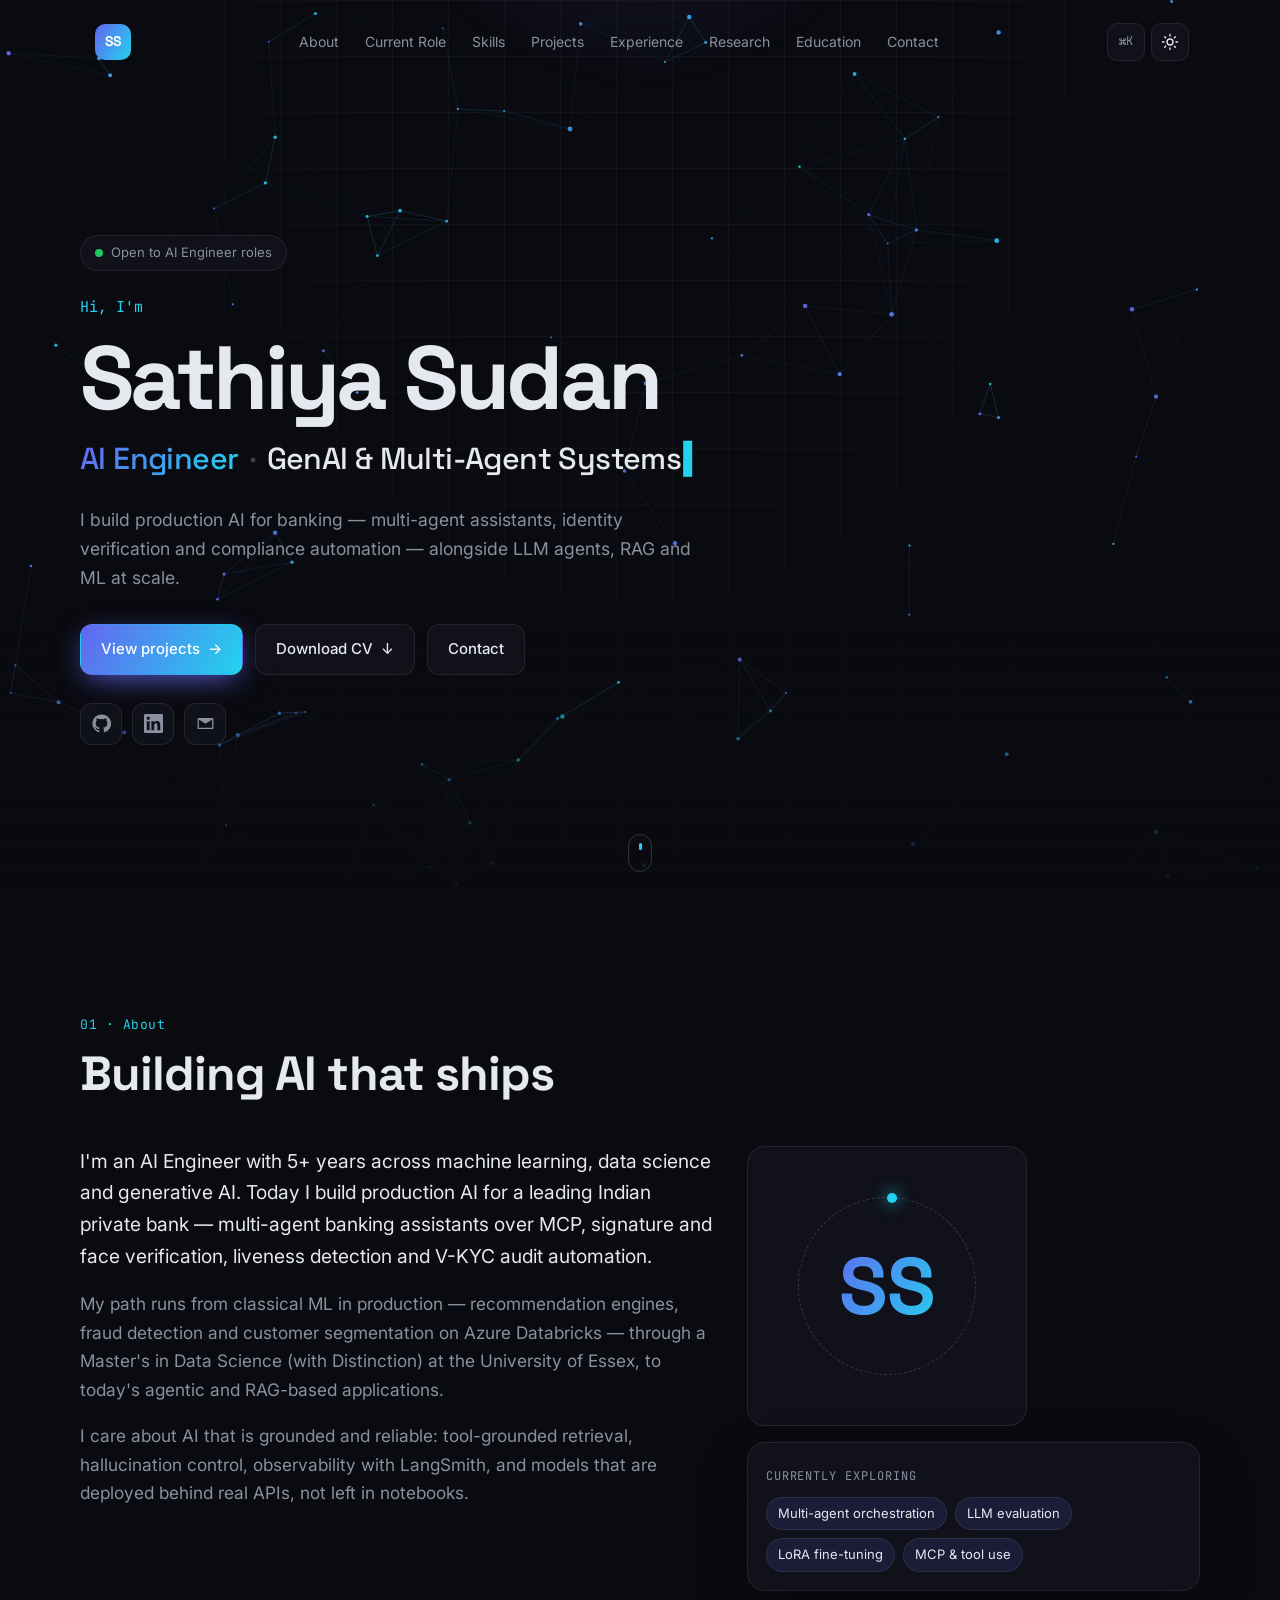
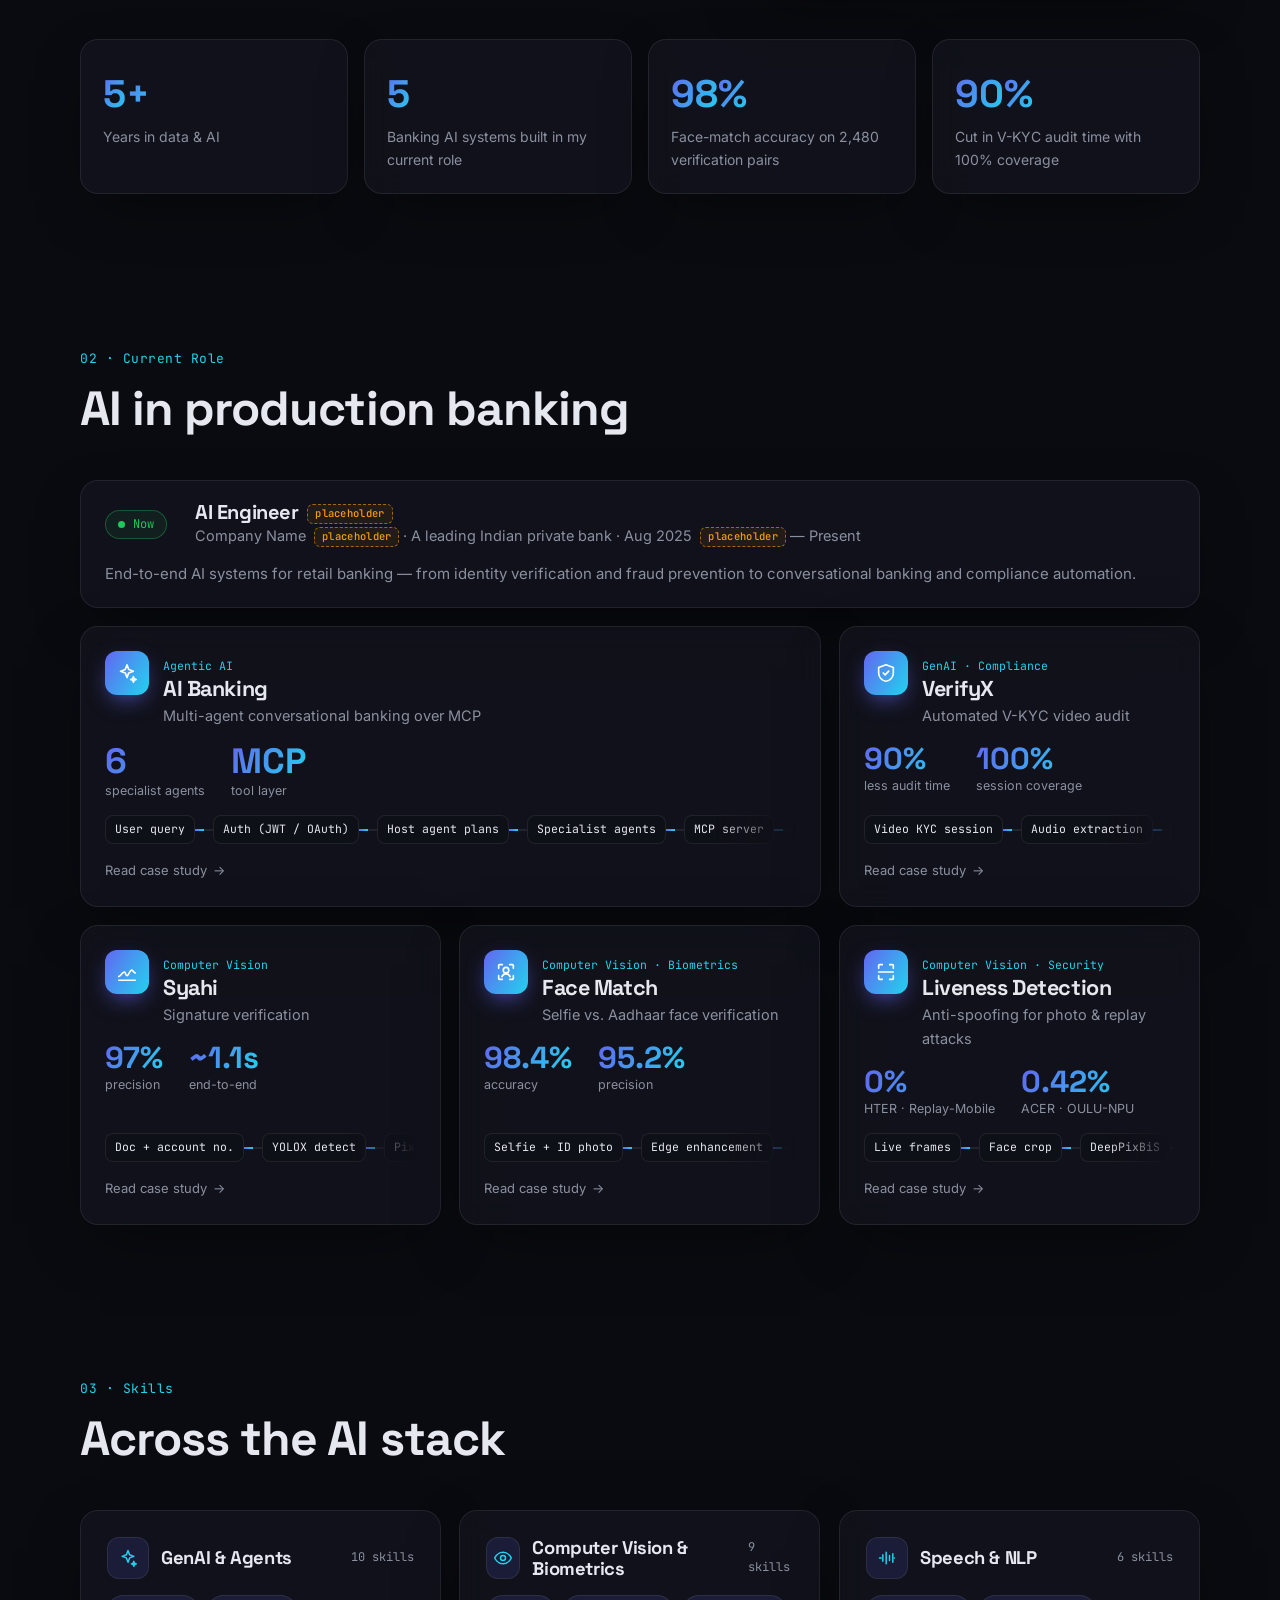
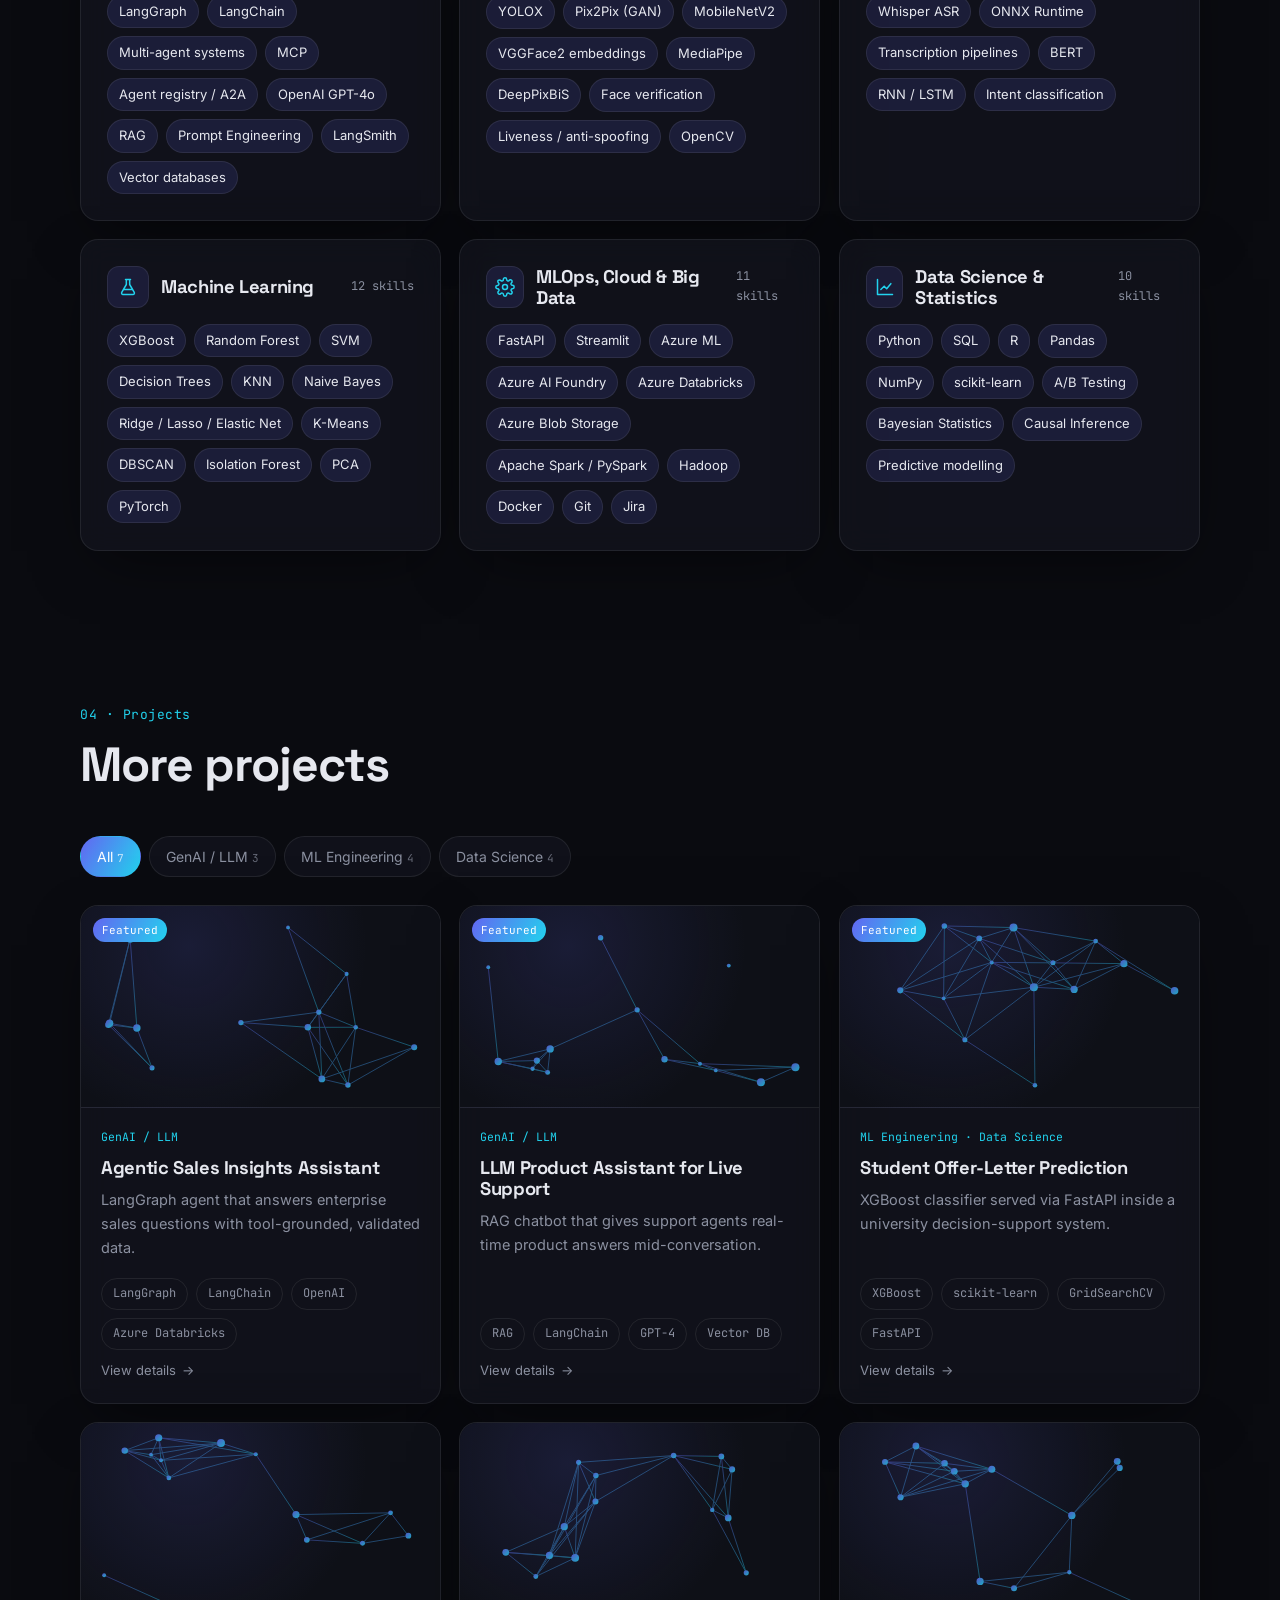
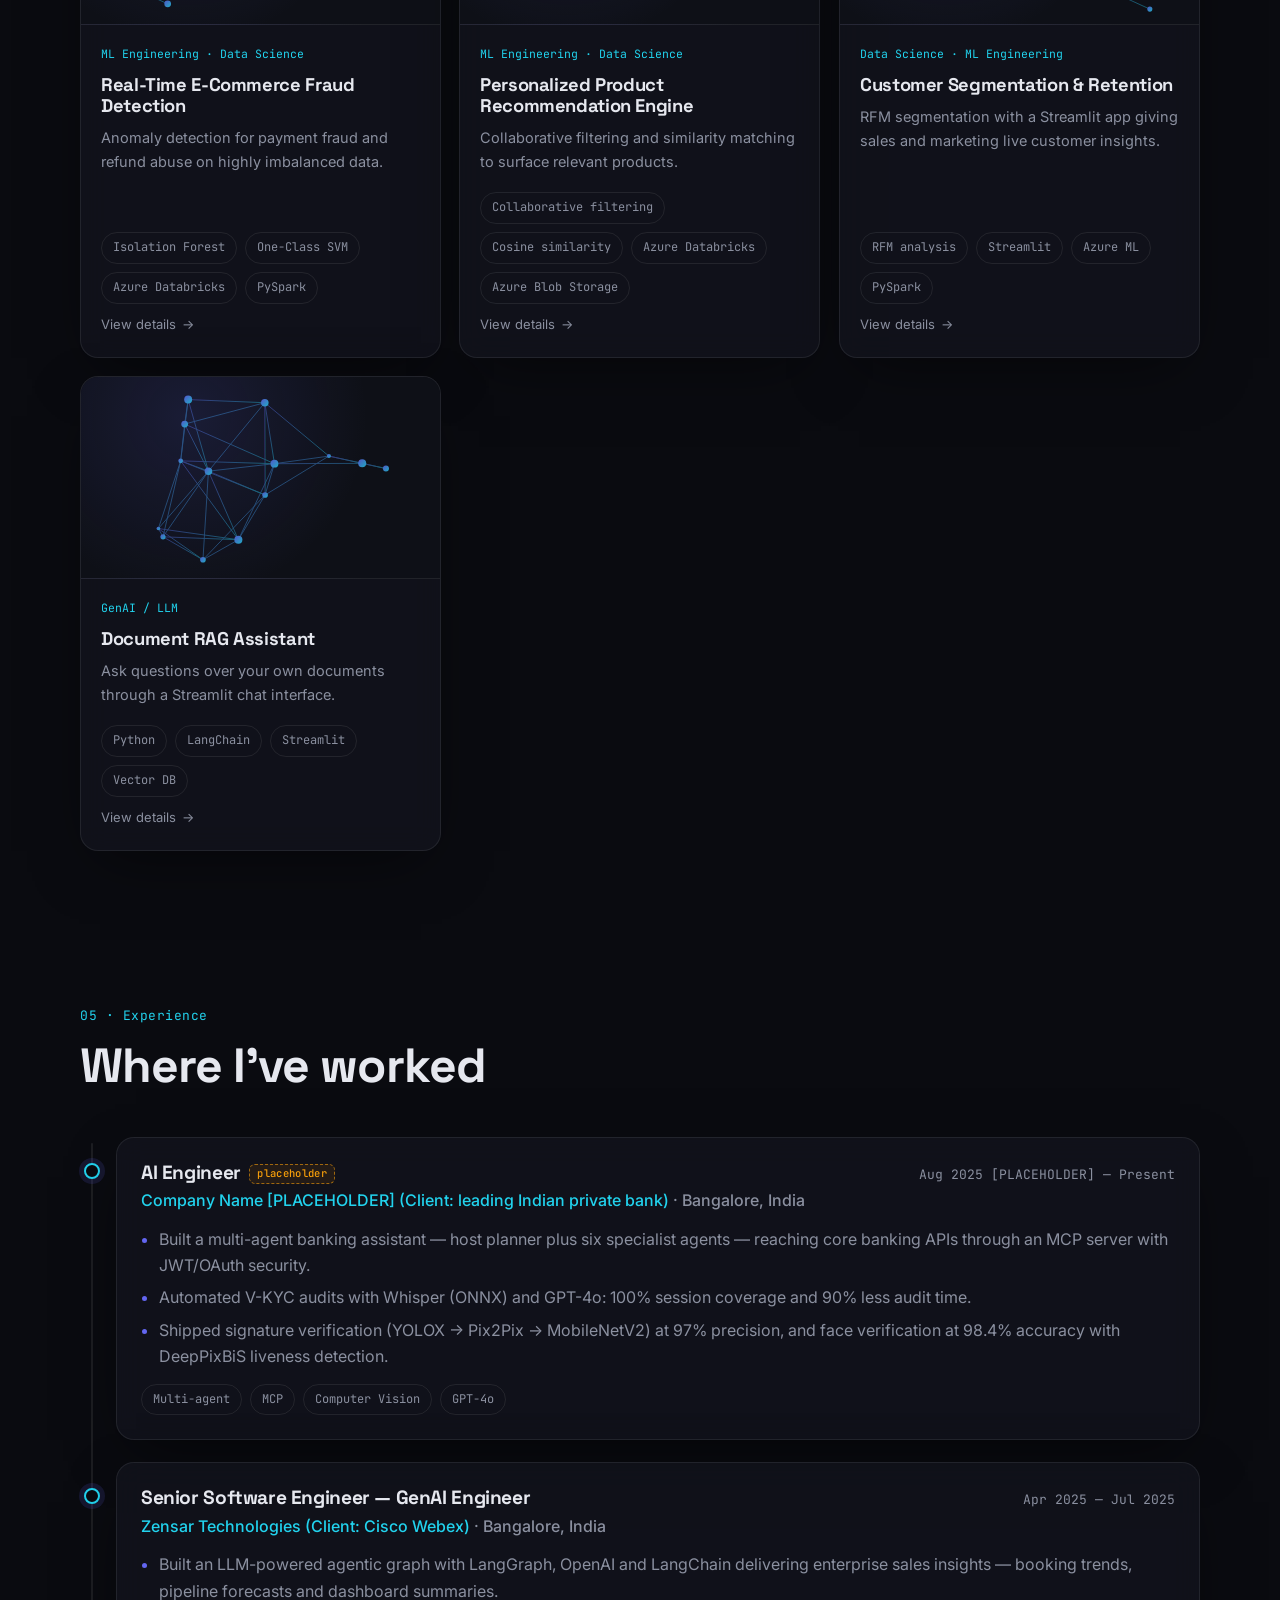
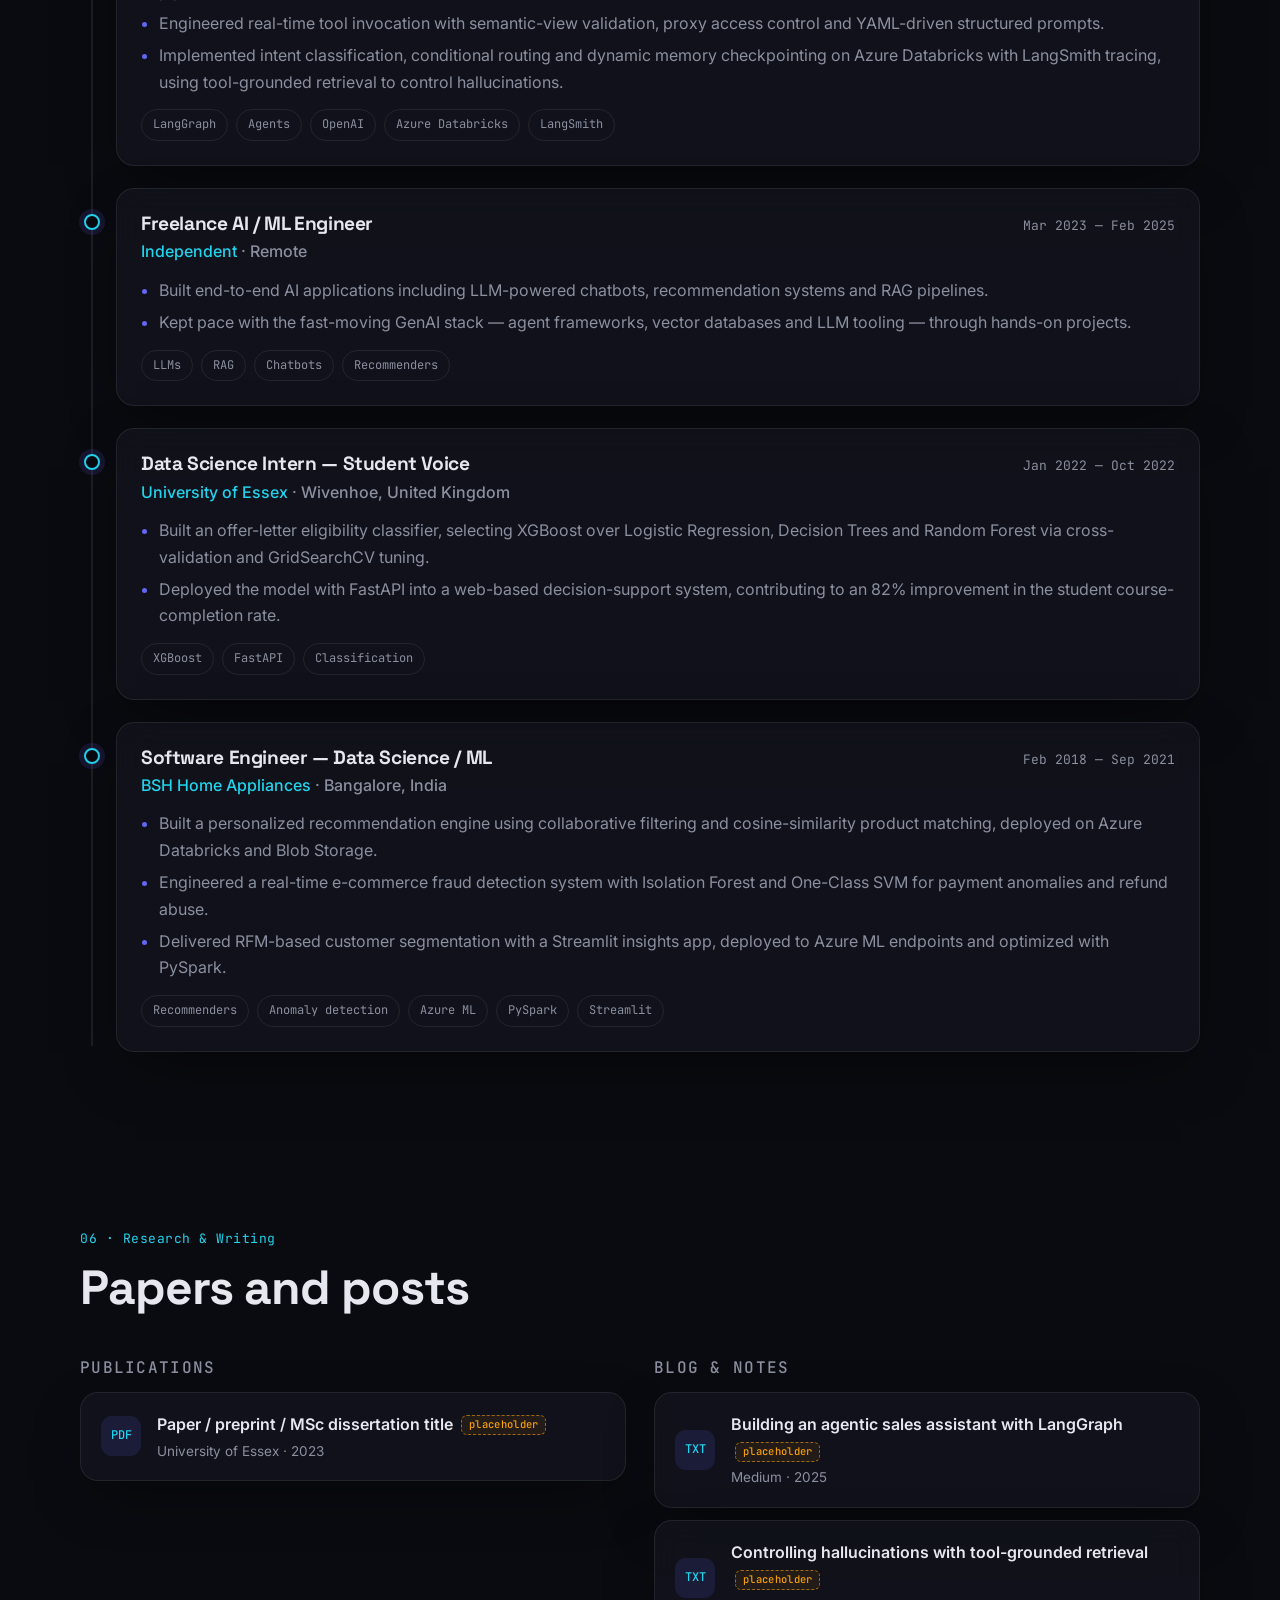
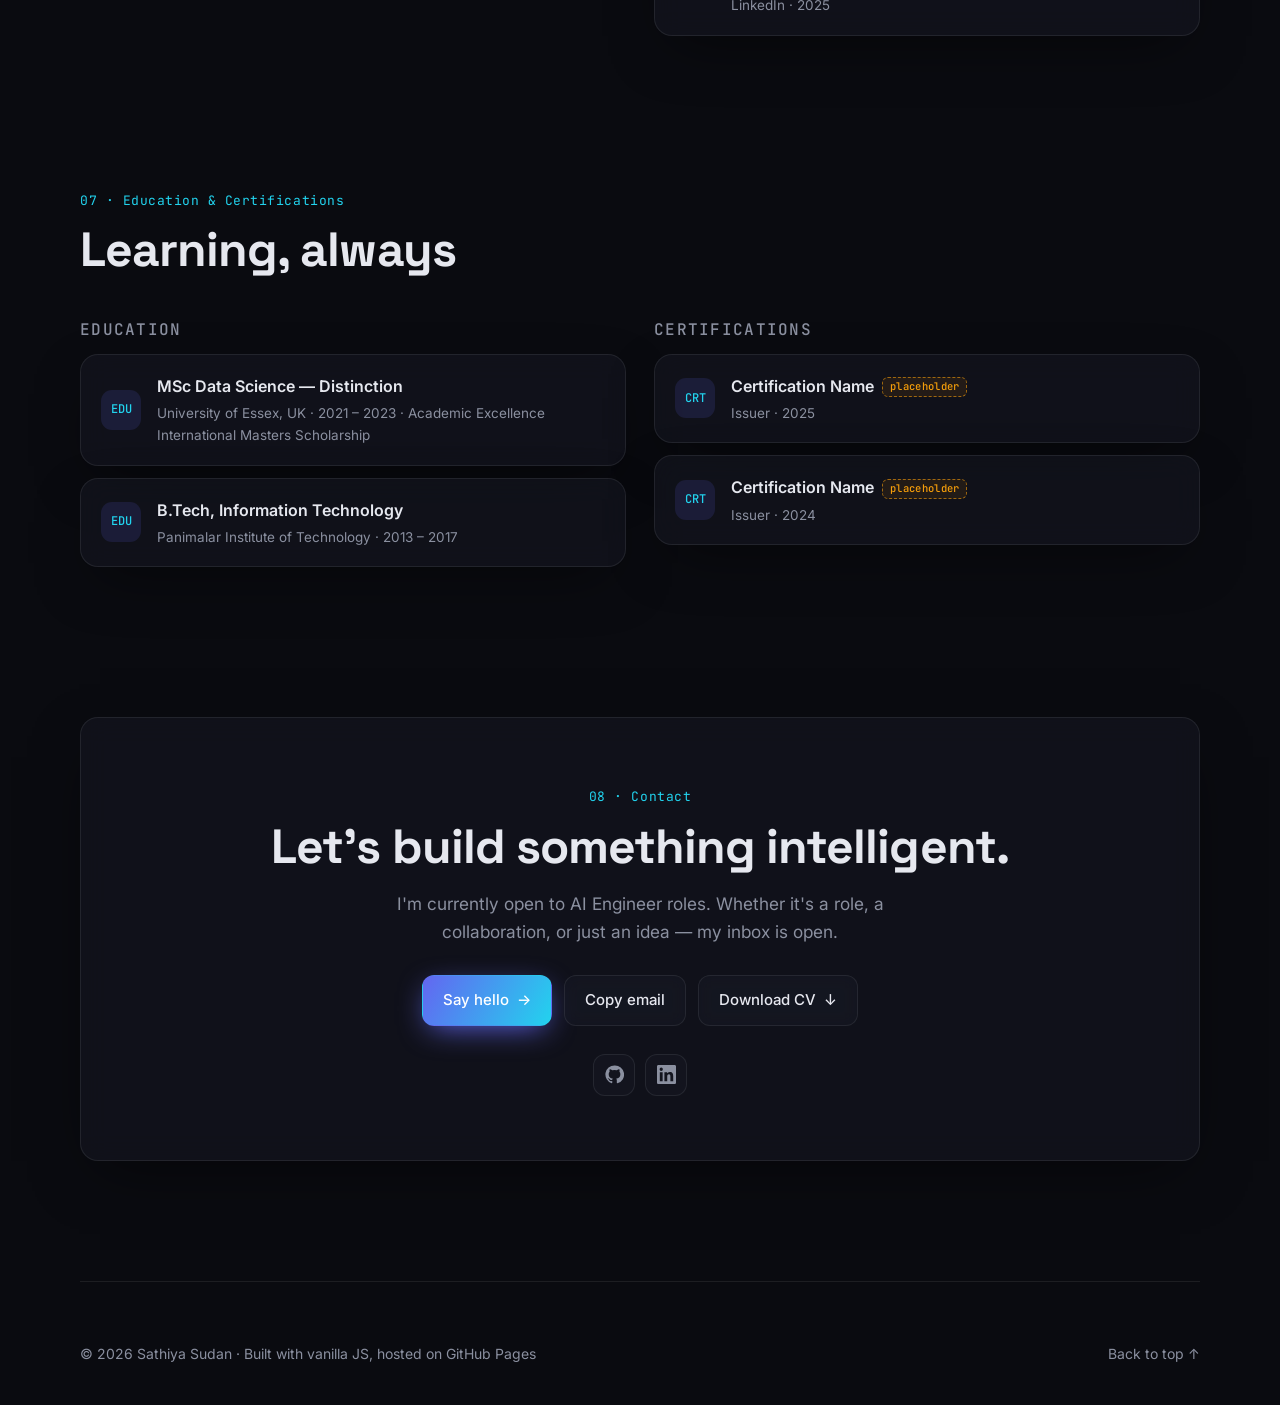
<file: index.html>
<!doctype html>
<html lang="en" data-theme="dark">
<head>
  <meta charset="utf-8" />
  <meta name="viewport" content="width=device-width, initial-scale=1" />
  <title>Sathiya Sudan · AI Engineer</title>
  <meta name="description" content="AI Engineer in Bangalore — LLM agents, RAG, machine learning, MLOps and data science." />
  <meta property="og:title" content="Sathiya Sudan · AI Engineer" />
  <meta property="og:description" content="LLM agents, RAG, machine learning, MLOps and data science." />
  <meta name="theme-color" content="#0a0b10" />
  <link rel="icon" href="data:image/svg+xml,%3Csvg xmlns='http://www.w3.org/2000/svg' viewBox='0 0 32 32'%3E%3Cdefs%3E%3ClinearGradient id='g' x1='0' y1='0' x2='1' y2='1'%3E%3Cstop offset='0' stop-color='%236366f1'/%3E%3Cstop offset='1' stop-color='%2322d3ee'/%3E%3C/linearGradient%3E%3C/defs%3E%3Crect width='32' height='32' rx='8' fill='url(%23g)'/%3E%3Ccircle cx='10' cy='11' r='2.5' fill='white'/%3E%3Ccircle cx='22' cy='11' r='2.5' fill='white'/%3E%3Ccircle cx='16' cy='22' r='2.5' fill='white'/%3E%3Cpath d='M10 11L16 22L22 11L10 11' stroke='white' stroke-width='1.2' fill='none' opacity='.7'/%3E%3C/svg%3E" />
  <link rel="preconnect" href="https://fonts.googleapis.com" />
  <link rel="preconnect" href="https://fonts.gstatic.com" crossorigin />
  <link href="https://fonts.googleapis.com/css2?family=Inter:wght@400;500;600&family=Space+Grotesk:wght@500;600;700&family=JetBrains+Mono:wght@400;500&display=swap" rel="stylesheet" />
  <link rel="stylesheet" href="css/style.css" />
  <script>
    // Apply saved theme before paint to avoid a flash.
    try { const t = localStorage.getItem('theme'); if (t) document.documentElement.dataset.theme = t; } catch (e) {}
  </script>
</head>
<body>
  <div class="cursor-glow" aria-hidden="true"></div>
  <div class="scroll-progress" aria-hidden="true"></div>
  <div class="bg-grid" aria-hidden="true"></div>

  <header class="nav" id="nav">
    <a href="#top" class="nav-logo" aria-label="Home"><span class="logo-mark" id="logo-initials">SS</span></a>
    <nav class="nav-links" id="nav-links" aria-label="Sections"></nav>
    <div class="nav-actions">
      <button class="icon-btn kbd-btn" id="cmdk-open" aria-label="Open command palette"><span>⌘K</span></button>
      <button class="icon-btn" id="theme-toggle" aria-label="Toggle theme">
        <svg class="i-sun" viewBox="0 0 24 24"><circle cx="12" cy="12" r="4"/><path d="M12 2v2M12 20v2M4.9 4.9l1.4 1.4M17.7 17.7l1.4 1.4M2 12h2M20 12h2M4.9 19.1l1.4-1.4M17.7 6.3l1.4-1.4"/></svg>
        <svg class="i-moon" viewBox="0 0 24 24"><path d="M21 12.8A9 9 0 1 1 11.2 3a7 7 0 0 0 9.8 9.8z"/></svg>
      </button>
      <button class="icon-btn menu-btn" id="menu-toggle" aria-label="Open menu" aria-expanded="false">
        <svg viewBox="0 0 24 24"><path d="M4 7h16M4 12h16M4 17h16"/></svg>
      </button>
    </div>
  </header>

  <main id="top">
    <section class="hero" id="hero">
      <canvas id="neural-canvas" aria-hidden="true"></canvas>
      <div class="hero-inner container">
        <div class="status-pill" id="hero-status" hidden><span class="dot"></span><span></span></div>
        <p class="hero-hello">Hi, I'm</p>
        <h1 class="hero-name" id="hero-name"></h1>
        <h2 class="hero-title"><span class="gradient-text" id="hero-title"></span> <span class="sep">·</span> <span class="typewriter" id="typewriter"></span><span class="caret">▍</span></h2>
        <p class="hero-headline" id="hero-headline"></p>
        <div class="hero-cta">
          <a href="#projects" class="btn btn-primary">View projects <span aria-hidden="true">→</span></a>
          <a href="#" class="btn btn-ghost" id="resume-btn" download>Download CV <span aria-hidden="true">↓</span></a>
          <a href="#contact" class="btn btn-ghost">Contact</a>
        </div>
        <div class="hero-socials" id="hero-socials"></div>
      </div>
      <a href="#about" class="scroll-hint" aria-label="Scroll down"><span></span></a>
    </section>

    <section id="about" class="section container" data-nav="About">
      <div class="section-head reveal"><span class="eyebrow">01 · About</span><h2>Building AI that ships</h2></div>
      <div class="about-grid">
        <div class="about-text reveal" id="about-text"></div>
        <div class="about-side reveal">
          <div class="avatar-card spot" id="avatar-card"></div>
          <div class="exploring card spot">
            <span class="mini-label">Currently exploring</span>
            <div class="chips" id="exploring"></div>
          </div>
        </div>
      </div>
      <div class="stats" id="stats"></div>
    </section>

    <section id="work" class="section container" data-nav="Current Role">
      <div class="section-head reveal"><span class="eyebrow">02 · Current Role</span><h2>AI in production banking</h2></div>
      <div class="role-banner card spot reveal" id="role-banner"></div>
      <div class="bento" id="bento"></div>
    </section>

    <section id="skills" class="section container" data-nav="Skills">
      <div class="section-head reveal"><span class="eyebrow">03 · Skills</span><h2>Across the AI stack</h2></div>
      <div class="skills-grid" id="skills-grid"></div>
    </section>

    <section id="projects" class="section container" data-nav="Projects">
      <div class="section-head reveal"><span class="eyebrow">04 · Projects</span><h2>More projects</h2></div>
      <div class="filters reveal" id="filters" role="tablist" aria-label="Filter projects"></div>
      <div class="projects-grid" id="projects-grid"></div>
    </section>

    <section id="experience" class="section container" data-nav="Experience">
      <div class="section-head reveal"><span class="eyebrow">05 · Experience</span><h2>Where I've worked</h2></div>
      <div class="timeline" id="timeline"><div class="timeline-line"><span></span></div></div>
    </section>

    <section id="research" class="section container" data-nav="Research">
      <div class="section-head reveal"><span class="eyebrow">06 · Research & Writing</span><h2>Papers and posts</h2></div>
      <div class="two-col">
        <div id="publications-wrap"><h3 class="col-title">Publications</h3><ul class="link-list" id="publications"></ul></div>
        <div id="blog-wrap"><h3 class="col-title">Blog & Notes</h3><ul class="link-list" id="blog"></ul></div>
      </div>
    </section>

    <section id="education" class="section container" data-nav="Education">
      <div class="section-head reveal"><span class="eyebrow">07 · Education & Certifications</span><h2>Learning, always</h2></div>
      <div class="two-col">
        <div id="education-wrap"><h3 class="col-title">Education</h3><div id="education-list"></div></div>
        <div id="certs-wrap"><h3 class="col-title">Certifications</h3><div id="certs-list"></div></div>
      </div>
    </section>

    <section id="contact" class="section container" data-nav="Contact">
      <div class="contact-card card spot reveal">
        <span class="eyebrow">08 · Contact</span>
        <h2>Let's build something intelligent.</h2>
        <p class="muted" id="contact-availability"></p>
        <div class="contact-actions">
          <a class="btn btn-primary" id="contact-email" href="#">Say hello <span aria-hidden="true">→</span></a>
          <button class="btn btn-ghost" id="copy-email">Copy email</button>
          <a class="btn btn-ghost" id="contact-cv" href="#" download>Download CV <span aria-hidden="true">↓</span></a>
        </div>
        <div class="hero-socials" id="contact-socials"></div>
      </div>
    </section>
  </main>

  <footer class="footer container">
    <span id="footer-text"></span>
    <a href="#top" class="muted">Back to top ↑</a>
  </footer>

  <!-- Project detail modal -->
  <div class="modal" id="project-modal" role="dialog" aria-modal="true" aria-labelledby="modal-title" hidden>
    <div class="modal-backdrop" data-close></div>
    <div class="modal-panel card">
      <button class="icon-btn modal-close" data-close aria-label="Close">✕</button>
      <div id="modal-body"></div>
    </div>
  </div>

  <!-- Command palette -->
  <div class="cmdk" id="cmdk" role="dialog" aria-modal="true" aria-label="Command palette" hidden>
    <div class="modal-backdrop" data-close></div>
    <div class="cmdk-panel card">
      <input id="cmdk-input" type="text" placeholder="Jump to a section, project or link…" autocomplete="off" />
      <ul id="cmdk-list" role="listbox"></ul>
      <div class="cmdk-foot"><span>↑↓ navigate</span><span>↵ open</span><span>esc close</span></div>
    </div>
  </div>

  <div class="toast" id="toast" role="status" aria-live="polite"></div>

  <noscript><p style="padding:2rem;text-align:center">This portfolio needs JavaScript to load its content.</p></noscript>
  <script src="js/neural.js" defer></script>
  <script src="js/main.js" defer></script>
</body>
</html>
</file>
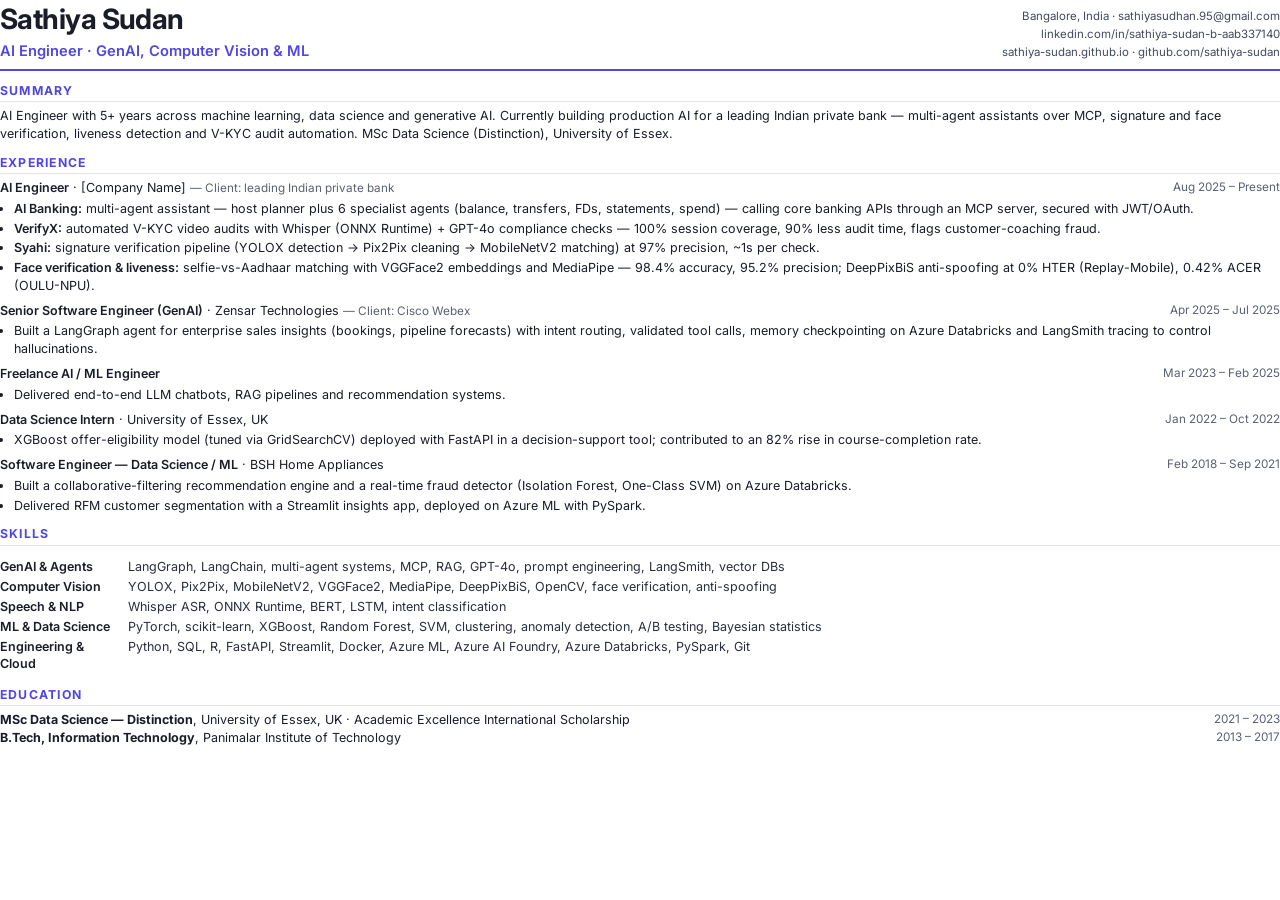
<file: cv.html>
<!doctype html>
<html lang="en">
<head>
<meta charset="utf-8" />
<title>Sathiya Sudan — CV</title>
<!-- Source for assets/Sathiya_Sudan_CV.pdf. Regenerate with the command in README.md after editing. -->
<link href="https://fonts.googleapis.com/css2?family=Inter:wght@400;500;600;700&display=swap" rel="stylesheet" />
<style>
  @page { size: A4; margin: 13mm 14mm; }
  * { box-sizing: border-box; }
  body { margin: 0; font-family: "Inter", system-ui, sans-serif; font-size: 9.4pt; line-height: 1.42; color: #1a1d29; }
  a { color: inherit; text-decoration: none; }
  header { display: flex; justify-content: space-between; align-items: flex-end; border-bottom: 2px solid #4f46e5; padding-bottom: 7px; }
  h1 { margin: 0; font-size: 21pt; letter-spacing: -0.02em; }
  .title { font-size: 11pt; font-weight: 600; color: #4f46e5; margin-top: 1px; }
  .contact { text-align: right; font-size: 8.6pt; color: #444a5e; line-height: 1.55; }
  h2 { font-size: 9.2pt; text-transform: uppercase; letter-spacing: 0.1em; color: #4f46e5; margin: 11px 0 5px; padding-bottom: 2px; border-bottom: 1px solid #e3e5ef; }
  p { margin: 0; }
  .job { margin-bottom: 7px; break-inside: avoid; }
  .job-head { display: flex; justify-content: space-between; gap: 10px; }
  .job-head b { font-weight: 600; }
  .when { color: #5b6072; white-space: nowrap; font-size: 8.8pt; }
  .org { color: #5b6072; font-size: 8.8pt; }
  ul { margin: 3px 0 0; padding-left: 14px; }
  li { margin-bottom: 2px; }
  li b { font-weight: 600; }
  .skills { display: grid; grid-template-columns: 118px 1fr; gap: 2px 10px; }
  .skills dt { font-weight: 600; }
  .skills dd { margin: 0; color: #2a2e3d; }
  .edu { display: flex; justify-content: space-between; }
</style>
</head>
<body>
<header>
  <div>
    <h1>Sathiya Sudan</h1>
    <div class="title">AI Engineer · GenAI, Computer Vision &amp; ML</div>
  </div>
  <div class="contact">
    Bangalore, India · sathiyasudhan.95@gmail.com<br />
    <a href="https://www.linkedin.com/in/sathiya-sudan-b-aab337140">linkedin.com/in/sathiya-sudan-b-aab337140</a><br />
    <a href="https://sathiya-sudan.github.io">sathiya-sudan.github.io</a> · <a href="https://github.com/sathiya-sudan">github.com/sathiya-sudan</a>
  </div>
</header>

<h2>Summary</h2>
<p>AI Engineer with 5+ years across machine learning, data science and generative AI. Currently building production AI for a leading Indian private bank — multi-agent assistants over MCP, signature and face verification, liveness detection and V-KYC audit automation. MSc Data Science (Distinction), University of Essex.</p>

<h2>Experience</h2>
<div class="job">
  <div class="job-head"><span><b>AI Engineer</b> · [Company Name] <span class="org">— Client: leading Indian private bank</span></span><span class="when">Aug 2025 – Present</span></div>
  <ul>
    <li><b>AI Banking:</b> multi-agent assistant — host planner plus 6 specialist agents (balance, transfers, FDs, statements, spend) — calling core banking APIs through an MCP server, secured with JWT/OAuth.</li>
    <li><b>VerifyX:</b> automated V-KYC video audits with Whisper (ONNX Runtime) + GPT-4o compliance checks — 100% session coverage, 90% less audit time, flags customer-coaching fraud.</li>
    <li><b>Syahi:</b> signature verification pipeline (YOLOX detection → Pix2Pix cleaning → MobileNetV2 matching) at 97% precision, ~1s per check.</li>
    <li><b>Face verification &amp; liveness:</b> selfie-vs-Aadhaar matching with VGGFace2 embeddings and MediaPipe — 98.4% accuracy, 95.2% precision; DeepPixBiS anti-spoofing at 0% HTER (Replay-Mobile), 0.42% ACER (OULU-NPU).</li>
  </ul>
</div>
<div class="job">
  <div class="job-head"><span><b>Senior Software Engineer (GenAI)</b> · Zensar Technologies <span class="org">— Client: Cisco Webex</span></span><span class="when">Apr 2025 – Jul 2025</span></div>
  <ul>
    <li>Built a LangGraph agent for enterprise sales insights (bookings, pipeline forecasts) with intent routing, validated tool calls, memory checkpointing on Azure Databricks and LangSmith tracing to control hallucinations.</li>
  </ul>
</div>
<div class="job">
  <div class="job-head"><span><b>Freelance AI / ML Engineer</b></span><span class="when">Mar 2023 – Feb 2025</span></div>
  <ul><li>Delivered end-to-end LLM chatbots, RAG pipelines and recommendation systems.</li></ul>
</div>
<div class="job">
  <div class="job-head"><span><b>Data Science Intern</b> · University of Essex, UK</span><span class="when">Jan 2022 – Oct 2022</span></div>
  <ul><li>XGBoost offer-eligibility model (tuned via GridSearchCV) deployed with FastAPI in a decision-support tool; contributed to an 82% rise in course-completion rate.</li></ul>
</div>
<div class="job">
  <div class="job-head"><span><b>Software Engineer — Data Science / ML</b> · BSH Home Appliances</span><span class="when">Feb 2018 – Sep 2021</span></div>
  <ul>
    <li>Built a collaborative-filtering recommendation engine and a real-time fraud detector (Isolation Forest, One-Class SVM) on Azure Databricks.</li>
    <li>Delivered RFM customer segmentation with a Streamlit insights app, deployed on Azure ML with PySpark.</li>
  </ul>
</div>

<h2>Skills</h2>
<dl class="skills">
  <dt>GenAI &amp; Agents</dt><dd>LangGraph, LangChain, multi-agent systems, MCP, RAG, GPT-4o, prompt engineering, LangSmith, vector DBs</dd>
  <dt>Computer Vision</dt><dd>YOLOX, Pix2Pix, MobileNetV2, VGGFace2, MediaPipe, DeepPixBiS, OpenCV, face verification, anti-spoofing</dd>
  <dt>Speech &amp; NLP</dt><dd>Whisper ASR, ONNX Runtime, BERT, LSTM, intent classification</dd>
  <dt>ML &amp; Data Science</dt><dd>PyTorch, scikit-learn, XGBoost, Random Forest, SVM, clustering, anomaly detection, A/B testing, Bayesian statistics</dd>
  <dt>Engineering &amp; Cloud</dt><dd>Python, SQL, R, FastAPI, Streamlit, Docker, Azure ML, Azure AI Foundry, Azure Databricks, PySpark, Git</dd>
</dl>

<h2>Education</h2>
<div class="edu"><span><b>MSc Data Science — Distinction</b>, University of Essex, UK · Academic Excellence International Scholarship</span><span class="when">2021 – 2023</span></div>
<div class="edu"><span><b>B.Tech, Information Technology</b>, Panimalar Institute of Technology</span><span class="when">2013 – 2017</span></div>
</body>
</html>
</file>
<file: css/style.css>
/* ============ Tokens ============ */
:root {
  --bg: #0a0b10;
  --bg-2: #0e1017;
  --surface: rgba(22, 25, 36, 0.55);
  --surface-solid: #12141c;
  --border: rgba(255, 255, 255, 0.08);
  --border-strong: rgba(255, 255, 255, 0.16);
  --text: #e6e8ef;
  --muted: #8b90a0;
  --accent-1: #6366f1;
  --accent-2: #22d3ee;
  --accent-soft: rgba(99, 102, 241, 0.14);
  --glow: rgba(99, 102, 241, 0.16);
  --spot: rgba(34, 211, 238, 0.16);
  --grid: rgba(255, 255, 255, 0.035);
  --shadow: 0 20px 60px -20px rgba(0, 0, 0, 0.6);
  --gradient: linear-gradient(120deg, var(--accent-1), var(--accent-2));
  --radius: 18px;
  --font: "Inter", system-ui, -apple-system, sans-serif;
  --font-display: "Space Grotesk", var(--font);
  --font-mono: "JetBrains Mono", ui-monospace, monospace;
  --ease: cubic-bezier(0.22, 1, 0.36, 1);
  color-scheme: dark;
}
:root[data-theme="light"] {
  --bg: #f7f8fc;
  --bg-2: #eef0f7;
  --surface: rgba(255, 255, 255, 0.7);
  --surface-solid: #ffffff;
  --border: rgba(15, 18, 40, 0.08);
  --border-strong: rgba(15, 18, 40, 0.18);
  --text: #12141c;
  --muted: #5b6072;
  --accent-1: #4f46e5;
  --accent-2: #0891b2;
  --accent-soft: rgba(79, 70, 229, 0.1);
  --glow: rgba(79, 70, 229, 0.1);
  --spot: rgba(8, 145, 178, 0.12);
  --grid: rgba(15, 18, 40, 0.045);
  --shadow: 0 20px 50px -24px rgba(30, 35, 80, 0.25);
  color-scheme: light;
}

/* ============ Base ============ */
*, *::before, *::after { box-sizing: border-box; }
html { scroll-behavior: smooth; scroll-padding-top: 80px; }
body {
  margin: 0;
  background: var(--bg);
  color: var(--text);
  font-family: var(--font);
  font-size: 16px;
  line-height: 1.65;
  -webkit-font-smoothing: antialiased;
  overflow-x: hidden;
  transition: background 0.4s var(--ease), color 0.4s var(--ease);
}
a { color: inherit; text-decoration: none; }
img { max-width: 100%; display: block; }
button { font: inherit; color: inherit; cursor: pointer; }
h1, h2, h3 { font-family: var(--font-display); line-height: 1.15; margin: 0; letter-spacing: -0.02em; }
::selection { background: var(--accent-1); color: #fff; }
:focus-visible { outline: 2px solid var(--accent-2); outline-offset: 3px; border-radius: 6px; }

.container { width: min(1120px, 100% - 32px); margin-inline: auto; }
.muted { color: var(--muted); }
.gradient-text { background: var(--gradient); -webkit-background-clip: text; background-clip: text; color: transparent; }

/* Background layers */
.bg-grid {
  position: fixed; inset: 0; z-index: -2; pointer-events: none;
  background-image: linear-gradient(var(--grid) 1px, transparent 1px), linear-gradient(90deg, var(--grid) 1px, transparent 1px);
  background-size: 56px 56px;
  mask-image: radial-gradient(ellipse at 50% 0%, #000 30%, transparent 75%);
}
.cursor-glow {
  position: fixed; inset: 0; z-index: -1; pointer-events: none;
  background: radial-gradient(600px circle at var(--cx, 50%) var(--cy, -20%), var(--glow), transparent 45%);
  transition: opacity 0.3s;
}
.scroll-progress {
  position: fixed; top: 0; left: 0; height: 2px; width: 100%; z-index: 60;
  background: var(--gradient); transform-origin: 0 50%; transform: scaleX(var(--p, 0));
}

/* ============ Nav ============ */
.nav {
  position: fixed; top: 14px; left: 50%; transform: translateX(-50%); z-index: 50;
  width: min(1120px, 100% - 24px);
  display: flex; align-items: center; justify-content: space-between; gap: 12px;
  padding: 8px 10px 8px 14px;
  border: 1px solid transparent; border-radius: 16px;
  transition: background 0.3s, border-color 0.3s, backdrop-filter 0.3s;
}
.nav.scrolled { background: var(--surface); border-color: var(--border); backdrop-filter: blur(16px) saturate(140%); -webkit-backdrop-filter: blur(16px) saturate(140%); }
.logo-mark {
  display: grid; place-items: center; width: 36px; height: 36px; border-radius: 10px;
  background: var(--gradient); color: #fff; font-family: var(--font-display); font-weight: 700; font-size: 14px;
}
.nav-links { display: flex; gap: 2px; }
.nav-links a {
  position: relative; padding: 6px 12px; border-radius: 10px; font-size: 14px; color: var(--muted);
  transition: color 0.2s, background 0.2s;
}
.nav-links a:hover { color: var(--text); background: var(--accent-soft); }
.nav-links a.active { color: var(--text); }
.nav-links a.active::after {
  content: ""; position: absolute; left: 12px; right: 12px; bottom: 2px; height: 2px; border-radius: 2px; background: var(--gradient);
}
.nav-actions { display: flex; gap: 6px; align-items: center; }
.icon-btn {
  display: grid; place-items: center; min-width: 38px; height: 38px; padding: 0 8px;
  border-radius: 10px; border: 1px solid var(--border); background: var(--surface);
  transition: border-color 0.2s, transform 0.2s;
}
.icon-btn:hover { border-color: var(--border-strong); transform: translateY(-1px); }
.icon-btn svg { width: 18px; height: 18px; fill: none; stroke: currentColor; stroke-width: 1.8; stroke-linecap: round; }
.kbd-btn span { font-family: var(--font-mono); font-size: 12px; color: var(--muted); }
:root[data-theme="dark"] .i-moon, :root[data-theme="light"] .i-sun { display: none; }
.menu-btn { display: none; }

/* ============ Buttons ============ */
.btn {
  position: relative; display: inline-flex; align-items: center; gap: 8px;
  padding: 12px 20px; border-radius: 12px; font-weight: 500; font-size: 15px;
  border: 1px solid var(--border); transition: transform 0.25s var(--ease), box-shadow 0.25s, border-color 0.25s, background 0.25s;
  overflow: hidden;
}
.btn-primary { background: var(--gradient); color: #fff; border-color: transparent; box-shadow: 0 8px 30px -8px var(--accent-1); }
.btn-primary:hover { transform: translateY(-2px); box-shadow: 0 14px 40px -10px var(--accent-2); }
.btn-primary::after {
  content: ""; position: absolute; inset: 0; transform: translateX(-100%);
  background: linear-gradient(100deg, transparent 30%, rgba(255,255,255,0.35) 50%, transparent 70%);
  transition: transform 0.7s var(--ease);
}
.btn-primary:hover::after { transform: translateX(100%); }
.btn-ghost { background: var(--surface); backdrop-filter: blur(8px); }
.btn-ghost:hover { border-color: var(--accent-1); transform: translateY(-2px); }

/* ============ Hero ============ */
.hero { position: relative; min-height: 100svh; display: grid; align-items: center; overflow: hidden; }
#neural-canvas { position: absolute; inset: 0; width: 100%; height: 100%; }
.hero::after {
  content: ""; position: absolute; inset: auto 0 0 0; height: 30%;
  background: linear-gradient(transparent, var(--bg)); pointer-events: none;
}
.hero-inner { position: relative; z-index: 2; padding-top: 80px; }
.status-pill {
  display: inline-flex; align-items: center; gap: 8px; padding: 6px 14px; margin-bottom: 24px;
  border: 1px solid var(--border); border-radius: 999px; background: var(--surface); backdrop-filter: blur(8px);
  font-size: 13px; color: var(--muted);
}
.status-pill .dot { width: 8px; height: 8px; border-radius: 50%; background: #22c55e; box-shadow: 0 0 0 0 rgba(34,197,94,0.6); animation: ping 2s infinite; }
@keyframes ping { 70% { box-shadow: 0 0 0 8px rgba(34,197,94,0); } 100% { box-shadow: 0 0 0 0 rgba(34,197,94,0); } }
.hero-hello { font-family: var(--font-mono); color: var(--accent-2); margin: 0 0 8px; font-size: 15px; }
.hero-name { font-size: clamp(2.8rem, 8vw, 5.6rem); font-weight: 700; letter-spacing: -0.04em; }
.hero-title { font-size: clamp(1.2rem, 3vw, 1.9rem); font-weight: 500; margin-top: 12px; color: var(--muted); min-height: 1.4em; }
.hero-title .sep { opacity: 0.4; margin: 0 4px; }
.typewriter { color: var(--text); }
.caret { color: var(--accent-2); animation: blink 1s steps(1) infinite; margin-left: 2px; }
@keyframes blink { 50% { opacity: 0; } }
.hero-headline { max-width: 620px; font-size: 1.1rem; color: var(--muted); margin: 20px 0 32px; }
.hero-cta { display: flex; flex-wrap: wrap; gap: 12px; }
.hero-socials { display: flex; gap: 10px; margin-top: 28px; }
.social {
  display: grid; place-items: center; width: 42px; height: 42px; border-radius: 12px;
  border: 1px solid var(--border); background: var(--surface); color: var(--muted);
  transition: color 0.2s, border-color 0.2s, transform 0.25s var(--ease);
}
.social:hover { color: var(--text); border-color: var(--accent-2); transform: translateY(-3px); }
.social svg { width: 19px; height: 19px; fill: currentColor; }
.scroll-hint { position: absolute; bottom: 28px; left: 50%; transform: translateX(-50%); z-index: 2; width: 24px; height: 38px; border: 1.5px solid var(--border-strong); border-radius: 14px; }
.scroll-hint span { position: absolute; left: 50%; top: 8px; width: 3px; height: 7px; margin-left: -1.5px; border-radius: 2px; background: var(--accent-2); animation: wheel 1.8s infinite; }
@keyframes wheel { 0% { opacity: 0; transform: translateY(0); } 30% { opacity: 1; } 100% { opacity: 0; transform: translateY(12px); } }

/* ============ Sections ============ */
.section { padding: 110px 0 40px; }
.section-head { margin-bottom: 44px; }
.eyebrow { font-family: var(--font-mono); font-size: 13px; color: var(--accent-2); letter-spacing: 0.04em; }
.section-head h2, .contact-card h2 { font-size: clamp(2rem, 4.5vw, 3rem); margin-top: 10px; }
.mini-label { font-family: var(--font-mono); font-size: 12px; color: var(--muted); text-transform: uppercase; letter-spacing: 0.08em; }

/* Reveal on scroll */
.reveal { opacity: 0; transform: translateY(28px); transition: opacity 0.8s var(--ease), transform 0.8s var(--ease); transition-delay: var(--d, 0s); }
.reveal.in { opacity: 1; transform: none; }

/* ============ Cards + spotlight hover ============ */
.card {
  position: relative; background: var(--surface); border: 1px solid var(--border); border-radius: var(--radius);
  backdrop-filter: blur(14px); -webkit-backdrop-filter: blur(14px); box-shadow: var(--shadow);
}
.spot { isolation: isolate; }
.spot::before {
  /* inner light following the cursor */
  content: ""; position: absolute; inset: 0; border-radius: inherit; pointer-events: none; z-index: -1;
  background: radial-gradient(400px circle at var(--mx, -100%) var(--my, -100%), var(--spot), transparent 45%);
  opacity: 0; transition: opacity 0.35s;
}
.spot::after {
  /* border light following the cursor */
  content: ""; position: absolute; inset: -1px; border-radius: inherit; padding: 1px; pointer-events: none;
  background: radial-gradient(260px circle at var(--mx, -100%) var(--my, -100%), var(--accent-2), var(--accent-1) 30%, transparent 60%);
  -webkit-mask: linear-gradient(#000 0 0) content-box, linear-gradient(#000 0 0);
  -webkit-mask-composite: xor; mask-composite: exclude;
  opacity: 0; transition: opacity 0.35s;
}
.spot:hover::before, .spot:hover::after { opacity: 1; }
.tilt { transform-style: preserve-3d; transition: transform 0.4s var(--ease); will-change: transform; }

/* ============ About ============ */
.about-grid { display: grid; grid-template-columns: 1.4fr 1fr; gap: 32px; align-items: start; }
.about-text p { margin: 0 0 18px; font-size: 1.08rem; color: var(--muted); }
.about-text p:first-child { color: var(--text); font-size: 1.2rem; }
.about-side { display: grid; gap: 16px; }
.avatar-card {
  aspect-ratio: 1 / 1; max-height: 280px; border-radius: var(--radius); overflow: hidden;
  border: 1px solid var(--border); background: var(--surface); display: grid; place-items: center; position: relative;
}
.avatar-card img { width: 100%; height: 100%; object-fit: cover; }
.avatar-initials {
  font-family: var(--font-display); font-size: 5rem; font-weight: 700;
  background: var(--gradient); -webkit-background-clip: text; background-clip: text; color: transparent;
}
.avatar-card .orbit { position: absolute; inset: 18%; border: 1px dashed var(--border-strong); border-radius: 50%; animation: spin 30s linear infinite; }
.avatar-card .orbit::before { content: ""; position: absolute; top: -5px; left: 50%; width: 10px; height: 10px; border-radius: 50%; background: var(--accent-2); box-shadow: 0 0 16px var(--accent-2); }
@keyframes spin { to { transform: rotate(360deg); } }
.exploring { padding: 18px; }
.chips { display: flex; flex-wrap: wrap; gap: 8px; margin-top: 10px; }
.chip {
  font-size: 13px; padding: 5px 11px; border-radius: 999px; border: 1px solid var(--border);
  background: var(--accent-soft); color: var(--text); transition: border-color 0.2s, transform 0.2s;
}
.chip:hover { border-color: var(--accent-2); transform: translateY(-2px); }
.chip.mono { font-family: var(--font-mono); font-size: 12px; background: transparent; color: var(--muted); }

.stats { display: grid; grid-template-columns: repeat(4, 1fr); gap: 16px; margin-top: 48px; }
.stat { padding: 22px; }
.stat-value { font-family: var(--font-display); font-size: 2.4rem; font-weight: 700; }
.stat-label { font-size: 14px; color: var(--muted); }

/* ============ Skills ============ */
.skills-grid { display: grid; grid-template-columns: repeat(2, 1fr); gap: 18px; }
.skill-card { padding: 26px; }
.skill-head { display: flex; align-items: center; gap: 12px; margin-bottom: 16px; }
.skill-icon {
  display: grid; place-items: center; width: 42px; height: 42px; border-radius: 12px;
  background: var(--accent-soft); border: 1px solid var(--border); color: var(--accent-2);
}
.skill-icon svg { width: 20px; height: 20px; fill: none; stroke: currentColor; stroke-width: 1.8; stroke-linecap: round; stroke-linejoin: round; }
.skill-head h3 { font-size: 1.15rem; }
.skill-count { margin-left: auto; font-family: var(--font-mono); font-size: 12px; color: var(--muted); }

/* ============ Projects ============ */
.filters { display: flex; flex-wrap: wrap; gap: 8px; margin-bottom: 28px; }
.filter {
  padding: 8px 16px; border-radius: 999px; border: 1px solid var(--border); background: var(--surface);
  font-size: 14px; color: var(--muted); transition: all 0.25s var(--ease);
}
.filter:hover { color: var(--text); border-color: var(--border-strong); }
.filter.active { color: #fff; background: var(--gradient); border-color: transparent; }
.filter .n { font-family: var(--font-mono); font-size: 11px; opacity: 0.7; margin-left: 4px; }
.projects-grid { display: grid; grid-template-columns: repeat(3, 1fr); gap: 18px; }
.project {
  display: flex; flex-direction: column; padding: 0; overflow: hidden; cursor: pointer; text-align: left;
  transition: transform 0.4s var(--ease), opacity 0.35s, box-shadow 0.3s;
}
.project.hide { display: none; }
.project.featured { grid-column: span 1; }
.project-thumb {
  aspect-ratio: 16 / 9; position: relative; overflow: hidden; border-bottom: 1px solid var(--border);
  background: radial-gradient(circle at 30% 20%, var(--accent-soft), transparent 60%), var(--bg-2);
}
.project-thumb img { width: 100%; height: 100%; object-fit: cover; transition: transform 0.6s var(--ease); }
.project:hover .project-thumb img { transform: scale(1.05); }
.project-thumb svg { position: absolute; inset: 0; width: 100%; height: 100%; opacity: 0.8; }
.badge-featured {
  position: absolute; top: 12px; left: 12px; font-size: 11px; font-family: var(--font-mono);
  padding: 3px 9px; border-radius: 999px; background: var(--gradient); color: #fff;
}
.project-body { padding: 20px 20px 22px; display: flex; flex-direction: column; gap: 10px; flex: 1; }
.project-cats { font-family: var(--font-mono); font-size: 11.5px; color: var(--accent-2); }
.project h3 { font-size: 1.15rem; }
.project p { margin: 0; color: var(--muted); font-size: 14.5px; }
.project .chips { margin-top: auto; padding-top: 8px; }
.project-more { font-size: 13px; color: var(--muted); display: inline-flex; gap: 6px; transition: color 0.2s, gap 0.2s; }
.project:hover .project-more { color: var(--text); gap: 10px; }

/* ============ Timeline ============ */
.timeline { position: relative; padding-left: 36px; }
.timeline-line { position: absolute; left: 11px; top: 6px; bottom: 6px; width: 2px; background: var(--border); border-radius: 2px; }
.timeline-line span { position: absolute; inset: 0 0 auto 0; height: var(--tl, 0%); background: var(--gradient); border-radius: 2px; box-shadow: 0 0 12px var(--accent-2); }
.tl-item { position: relative; margin-bottom: 22px; }
.tl-dot {
  position: absolute; left: -32px; top: 26px; width: 16px; height: 16px; border-radius: 50%;
  background: var(--bg); border: 2px solid var(--border-strong); transition: border-color 0.4s, box-shadow 0.4s;
}
.tl-item.in .tl-dot { border-color: var(--accent-2); box-shadow: 0 0 0 5px var(--accent-soft); }
.tl-card { padding: 24px; }
.tl-top { display: flex; flex-wrap: wrap; justify-content: space-between; gap: 6px 16px; align-items: baseline; }
.tl-top h3 { font-size: 1.2rem; }
.tl-date { font-family: var(--font-mono); font-size: 13px; color: var(--muted); }
.tl-company { color: var(--accent-2); font-weight: 500; margin: 2px 0 12px; }
.tl-card ul { margin: 0 0 14px; padding-left: 18px; color: var(--muted); }
.tl-card li { margin-bottom: 6px; }
.tl-card li::marker { color: var(--accent-1); }

/* ============ Lists (research, edu) ============ */
.two-col { display: grid; grid-template-columns: 1fr 1fr; gap: 28px; }
.col-title { font-size: 1rem; font-family: var(--font-mono); font-weight: 500; color: var(--muted); margin-bottom: 14px; text-transform: uppercase; letter-spacing: 0.08em; }
.link-list { list-style: none; margin: 0; padding: 0; display: grid; gap: 12px; }
.row-card { display: flex; gap: 16px; align-items: center; padding: 18px 20px; transition: transform 0.3s var(--ease); }
a.row-card:hover { transform: translateX(4px); }
.row-card .row-main { flex: 1; min-width: 0; }
.row-card h4 { margin: 0 0 3px; font-size: 1rem; font-weight: 600; }
.row-card .meta { font-size: 13.5px; color: var(--muted); }
.row-card .arrow { color: var(--muted); transition: color 0.2s, transform 0.3s var(--ease); }
a.row-card:hover .arrow { color: var(--accent-2); transform: translate(3px, -3px); }
.row-icon {
  flex: none; display: grid; place-items: center; width: 40px; height: 40px; border-radius: 11px;
  background: var(--accent-soft); color: var(--accent-2); font-family: var(--font-mono); font-size: 12px; font-weight: 500;
}
#education-list, #certs-list { display: grid; gap: 12px; }

/* ============ Contact ============ */
.contact-card { padding: clamp(32px, 6vw, 64px); text-align: center; overflow: hidden; }
.contact-card::selection { background: none; }
.contact-card p { max-width: 520px; margin: 16px auto 28px; font-size: 1.08rem; }
.contact-actions { display: flex; flex-wrap: wrap; gap: 12px; justify-content: center; }
.contact-card .hero-socials { justify-content: center; }

.footer { display: flex; justify-content: space-between; flex-wrap: wrap; gap: 10px; padding: 60px 0 40px; font-size: 14px; color: var(--muted); border-top: 1px solid var(--border); margin-top: 80px; }

/* ============ Modal ============ */
.modal, .cmdk { position: fixed; inset: 0; z-index: 100; display: grid; place-items: center; padding: 16px; }
.modal[hidden], .cmdk[hidden] { display: none; }
.modal-backdrop { position: absolute; inset: 0; background: rgba(5, 6, 10, 0.6); backdrop-filter: blur(6px); animation: fade 0.25s; }
.modal-panel {
  position: relative; width: min(720px, 100%); max-height: 88vh; overflow-y: auto; padding: 32px;
  background: var(--surface-solid); animation: pop 0.35s var(--ease);
}
@keyframes fade { from { opacity: 0; } }
@keyframes pop { from { opacity: 0; transform: translateY(16px) scale(0.97); } }
.modal-close { position: absolute; top: 14px; right: 14px; }
.modal-panel h3 { font-size: 1.7rem; margin: 6px 0 8px; padding-right: 40px; }
.modal-section { margin-top: 22px; }
.modal-section h4 { margin: 0 0 6px; font-family: var(--font-mono); font-size: 12px; color: var(--accent-2); text-transform: uppercase; letter-spacing: 0.08em; font-weight: 500; }
.modal-section p { margin: 0; color: var(--muted); }
.modal-links { display: flex; gap: 10px; margin-top: 26px; flex-wrap: wrap; }
.modal-img { border-radius: 12px; border: 1px solid var(--border); margin-top: 16px; }

/* ============ Command palette ============ */
.cmdk { place-items: start center; padding-top: 14vh; }
.cmdk-panel { position: relative; width: min(560px, 100%); background: var(--surface-solid); overflow: hidden; animation: pop 0.25s var(--ease); }
#cmdk-input { width: 100%; padding: 18px 20px; font: inherit; font-size: 16px; background: transparent; border: 0; border-bottom: 1px solid var(--border); color: var(--text); outline: none; }
#cmdk-list { list-style: none; margin: 0; padding: 8px; max-height: 340px; overflow-y: auto; }
#cmdk-list li { display: flex; justify-content: space-between; gap: 12px; padding: 10px 12px; border-radius: 10px; cursor: pointer; font-size: 14.5px; }
#cmdk-list li .k { font-family: var(--font-mono); font-size: 11.5px; color: var(--muted); }
#cmdk-list li.sel { background: var(--accent-soft); }
.cmdk-foot { display: flex; gap: 16px; padding: 10px 16px; border-top: 1px solid var(--border); font-family: var(--font-mono); font-size: 11.5px; color: var(--muted); }

.toast {
  position: fixed; bottom: 24px; left: 50%; transform: translate(-50%, 20px); z-index: 120;
  padding: 10px 18px; border-radius: 12px; background: var(--surface-solid); border: 1px solid var(--border-strong);
  font-size: 14px; opacity: 0; pointer-events: none; transition: all 0.35s var(--ease);
}
.toast.show { opacity: 1; transform: translate(-50%, 0); }

/* ============ Responsive ============ */
@media (max-width: 960px) {
  .projects-grid { grid-template-columns: repeat(2, 1fr); }
  .stats { grid-template-columns: repeat(2, 1fr); }
}
@media (max-width: 820px) {
  .menu-btn { display: grid; }
  .kbd-btn { display: none; }
  .nav { background: var(--surface); border-color: var(--border); backdrop-filter: blur(16px); -webkit-backdrop-filter: blur(16px); }
  .nav-links {
    position: absolute; top: calc(100% + 8px); left: 0; right: 0; flex-direction: column; padding: 8px;
    background: var(--surface-solid); border: 1px solid var(--border); border-radius: 16px; box-shadow: var(--shadow);
    opacity: 0; transform: translateY(-8px); pointer-events: none; transition: all 0.25s var(--ease);
  }
  .nav-links.open { opacity: 1; transform: none; pointer-events: auto; }
  .nav-links a { padding: 12px 14px; }
  .nav-links a.active::after { display: none; }
  .about-grid, .skills-grid, .two-col { grid-template-columns: 1fr; }
  .avatar-card { max-height: 220px; aspect-ratio: auto; height: 220px; }
}
@media (max-width: 600px) {
  .projects-grid { grid-template-columns: 1fr; }
  .section { padding-top: 80px; }
  .modal-panel { padding: 24px 20px; }
  .stat { padding: 18px; }
  .stat-value { font-size: 2rem; }
}
@media (hover: none) { .cursor-glow { display: none; } }
@media (prefers-reduced-motion: reduce) {
  *, *::before, *::after { animation-duration: 0.001ms !important; transition-duration: 0.001ms !important; }
  html { scroll-behavior: auto; }
  .reveal { opacity: 1; transform: none; }
}

/* Placeholder marker — remove once real data is in (the renderer adds it for "[PLACEHOLDER]" text) */
.ph {
  display: inline-block; vertical-align: middle; margin-left: 4px; padding: 0 7px; border-radius: 6px;
  font-family: var(--font-mono); font-size: 10.5px; line-height: 1.7; letter-spacing: 0.03em; font-weight: 500;
  color: #f59e0b; border: 1px dashed rgba(245, 158, 11, 0.6); background: rgba(245, 158, 11, 0.08); cursor: help;
}

/* ============ Current role: banner + bento case studies ============ */
.role-banner { display: flex; flex-wrap: wrap; align-items: center; gap: 14px 28px; padding: 20px 24px; margin-bottom: 18px; }
.now-pill {
  display: inline-flex; align-items: center; gap: 8px; padding: 4px 12px; border-radius: 999px;
  font-family: var(--font-mono); font-size: 12px; color: #22c55e; border: 1px solid rgba(34,197,94,0.35); background: rgba(34,197,94,0.08);
}
.now-pill .dot { width: 7px; height: 7px; border-radius: 50%; background: #22c55e; animation: ping 2s infinite; }
.role-main h3 { font-size: 1.25rem; }
.role-main .muted { font-size: 14.5px; }
.role-intro { flex: 1 1 320px; margin: 0; color: var(--muted); font-size: 15px; }

.bento { display: grid; grid-template-columns: repeat(3, 1fr); gap: 18px; }
.case { display: flex; flex-direction: column; gap: 14px; padding: 24px; cursor: pointer; text-align: left; overflow: hidden; }
.case.wide { grid-column: span 2; }
.case-top { display: flex; align-items: flex-start; gap: 14px; }
.case-icon {
  flex: none; display: grid; place-items: center; width: 44px; height: 44px; border-radius: 12px;
  background: var(--gradient); color: #fff; box-shadow: 0 8px 24px -8px var(--accent-1);
}
.case-icon svg { width: 22px; height: 22px; fill: none; stroke: currentColor; stroke-width: 1.8; stroke-linecap: round; stroke-linejoin: round; }
.case-domain { font-family: var(--font-mono); font-size: 11.5px; color: var(--accent-2); }
.case h3 { font-size: 1.35rem; }
.case-tagline { margin: 2px 0 0; color: var(--muted); font-size: 14.5px; }
.case-metrics { display: flex; flex-wrap: wrap; gap: 10px 26px; }
.metric-v { font-family: var(--font-display); font-weight: 700; font-size: 1.9rem; line-height: 1.1; }
.metric-l { font-size: 12.5px; color: var(--muted); }
.case.wide .metric-v { font-size: 2.2rem; }

/* Pipeline: steps joined by an animated flowing line */
.pipeline {
  display: flex; flex-wrap: nowrap; align-items: center; margin-top: auto; overflow: hidden;
  -webkit-mask-image: linear-gradient(90deg, #000 78%, transparent); mask-image: linear-gradient(90deg, #000 78%, transparent);
}
.case.wide .pipeline { -webkit-mask-image: linear-gradient(90deg, #000 88%, transparent); mask-image: linear-gradient(90deg, #000 88%, transparent); }
.pipe-step {
  font-family: var(--font-mono); font-size: 11.5px; padding: 4px 9px; border-radius: 8px;
  border: 1px solid var(--border); background: var(--bg-2); color: var(--text); white-space: nowrap; flex: none;
}
.pipe-link { flex: none; width: 18px; height: 2px; position: relative; overflow: hidden; background: var(--border); }
.pipe-link::after {
  content: ""; position: absolute; inset: 0; width: 50%;
  background: var(--gradient); animation: flow 1.6s linear infinite; animation-delay: var(--i, 0s);
}
@keyframes flow { from { transform: translateX(-100%); } to { transform: translateX(200%); } }
.case .project-more { margin-top: 2px; }
.case:hover .project-more { color: var(--text); gap: 10px; }

/* Case study modal extras */
.modal-metrics { display: flex; flex-wrap: wrap; gap: 12px; margin-top: 18px; }
.modal-metrics .m { flex: 1 1 120px; padding: 14px 16px; border-radius: 12px; border: 1px solid var(--border); background: var(--bg-2); }
.modal-section ul { margin: 0; padding-left: 18px; color: var(--muted); }
.modal-section li { margin-bottom: 6px; }
.modal-section li::marker { color: var(--accent-1); }
.modal-pipeline .pipeline { flex-direction: column; align-items: flex-start; margin-top: 8px; -webkit-mask-image: none; mask-image: none; }
.modal-pipeline .pipe-step { font-size: 12.5px; padding: 6px 12px; }
.modal-pipeline .pipe-link { width: 2px; height: 16px; margin-left: 18px; }
.modal-pipeline .pipe-link::after { width: 100%; height: 50%; animation-name: flow-down; }
@keyframes flow-down { from { transform: translateY(-100%); } to { transform: translateY(200%); } }

/* Skills: three columns when there's room */
@media (min-width: 1000px) { .skills-grid { grid-template-columns: repeat(3, 1fr); } }

@media (max-width: 960px) {
  .bento { grid-template-columns: repeat(2, 1fr); }
  .case.wide { grid-column: span 2; }
}
@media (max-width: 600px) {
  .bento { grid-template-columns: 1fr; }
  .case.wide { grid-column: auto; }
  .case { padding: 20px; }
}
</file>
